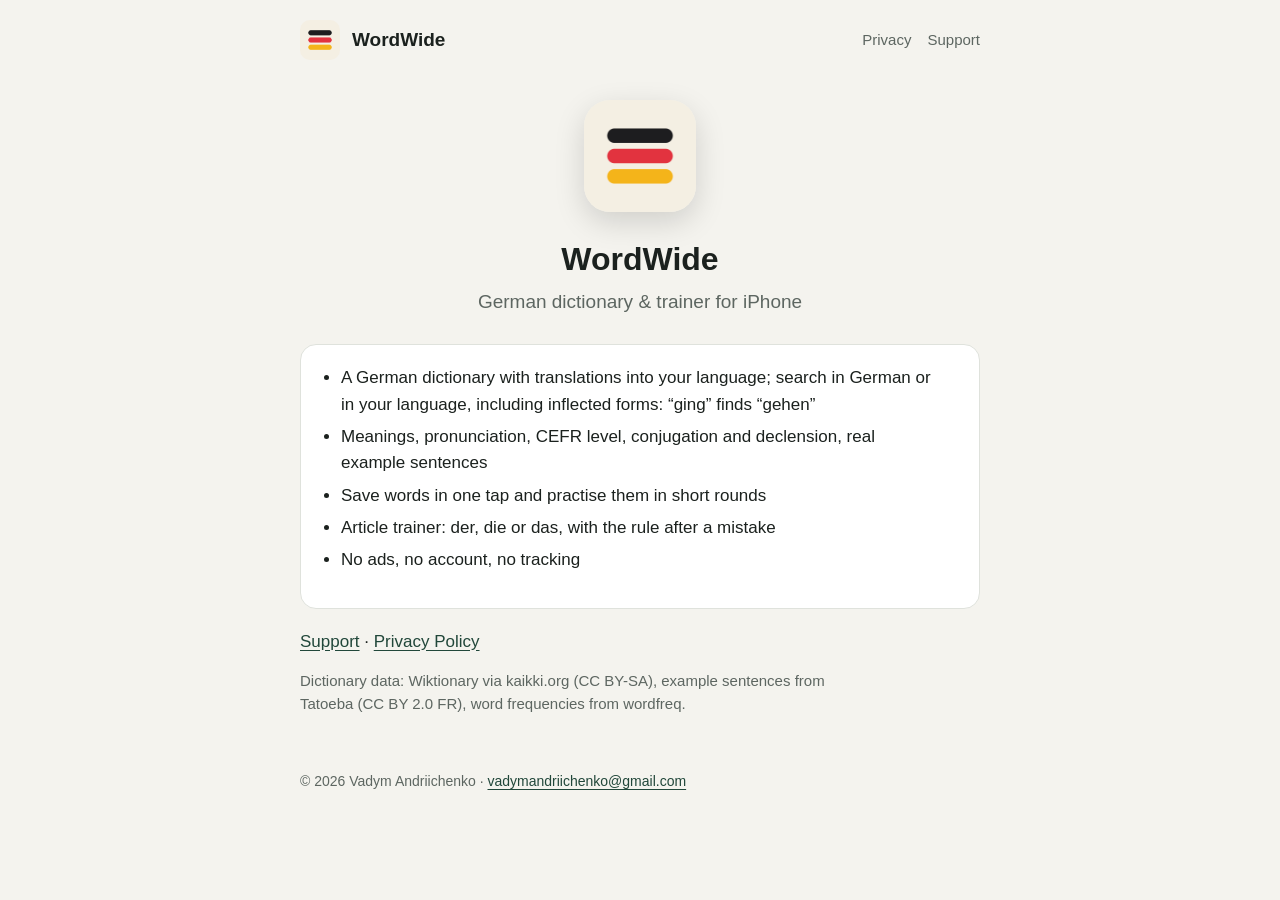
<file: index.html>
<!doctype html>
<html lang="en">
<head>
<meta charset="utf-8">
<meta name="viewport" content="width=device-width, initial-scale=1">
<title>WordWide: German dictionary &amp; trainer</title>
<meta name="description" content="WordWide: German dictionary and vocabulary trainer for iPhone.">
<link rel="stylesheet" href="style.css">
<link rel="icon" href="icon.png">
<link rel="apple-touch-icon" href="apple-touch-icon.png">
</head>
<body>
<header class="site">
<img src="icon.png" alt="">
<a class="home" href="./">WordWide</a>
<nav><a href="privacy.html">Privacy</a><a href="support.html">Support</a></nav>
</header>
<main>
<div class="hero">
<img src="icon.png" alt="WordWide app icon">
<h1>WordWide</h1>
<p class="lead">German dictionary &amp; trainer for iPhone</p>
</div>
<div class="card">
<ul class="features">
<li>A German dictionary with translations into your language; search in German or in your language, including inflected forms: “ging” finds “gehen”</li>
<li>Meanings, pronunciation, CEFR level, conjugation and declension, real example sentences</li>
<li>Save words in one tap and practise them in short rounds</li>
<li>Article trainer: der, die or das, with the rule after a mistake</li>
<li>No ads, no account, no tracking</li>
</ul>
</div>
<p><a href="support.html">Support</a> · <a href="privacy.html">Privacy Policy</a></p>
<p class="muted">Dictionary data: Wiktionary via kaikki.org (CC BY-SA), example sentences from Tatoeba (CC BY 2.0 FR), word frequencies from wordfreq.</p>
</main>
<footer>© 2026 Vadym Andriichenko · <a href="mailto:vadymandriichenko@gmail.com">vadymandriichenko@gmail.com</a></footer>
</body>
</html>
</file>
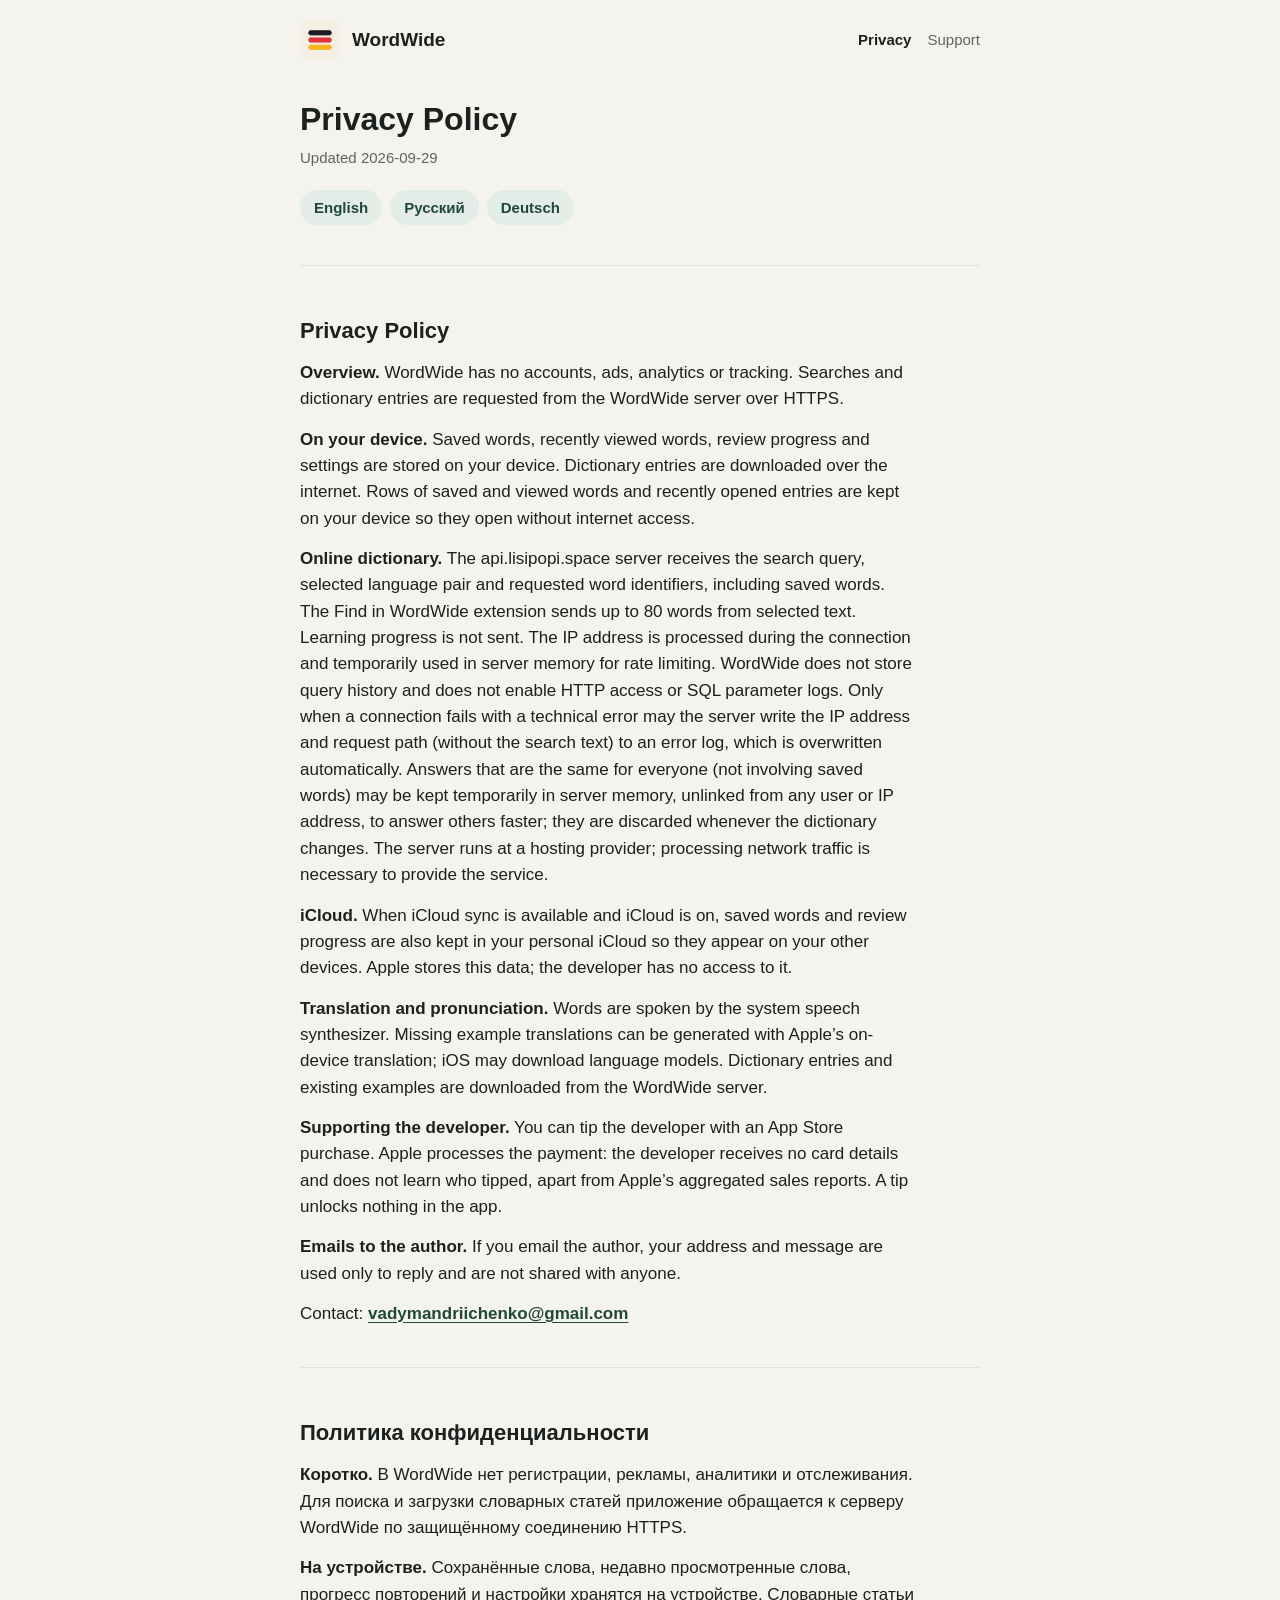
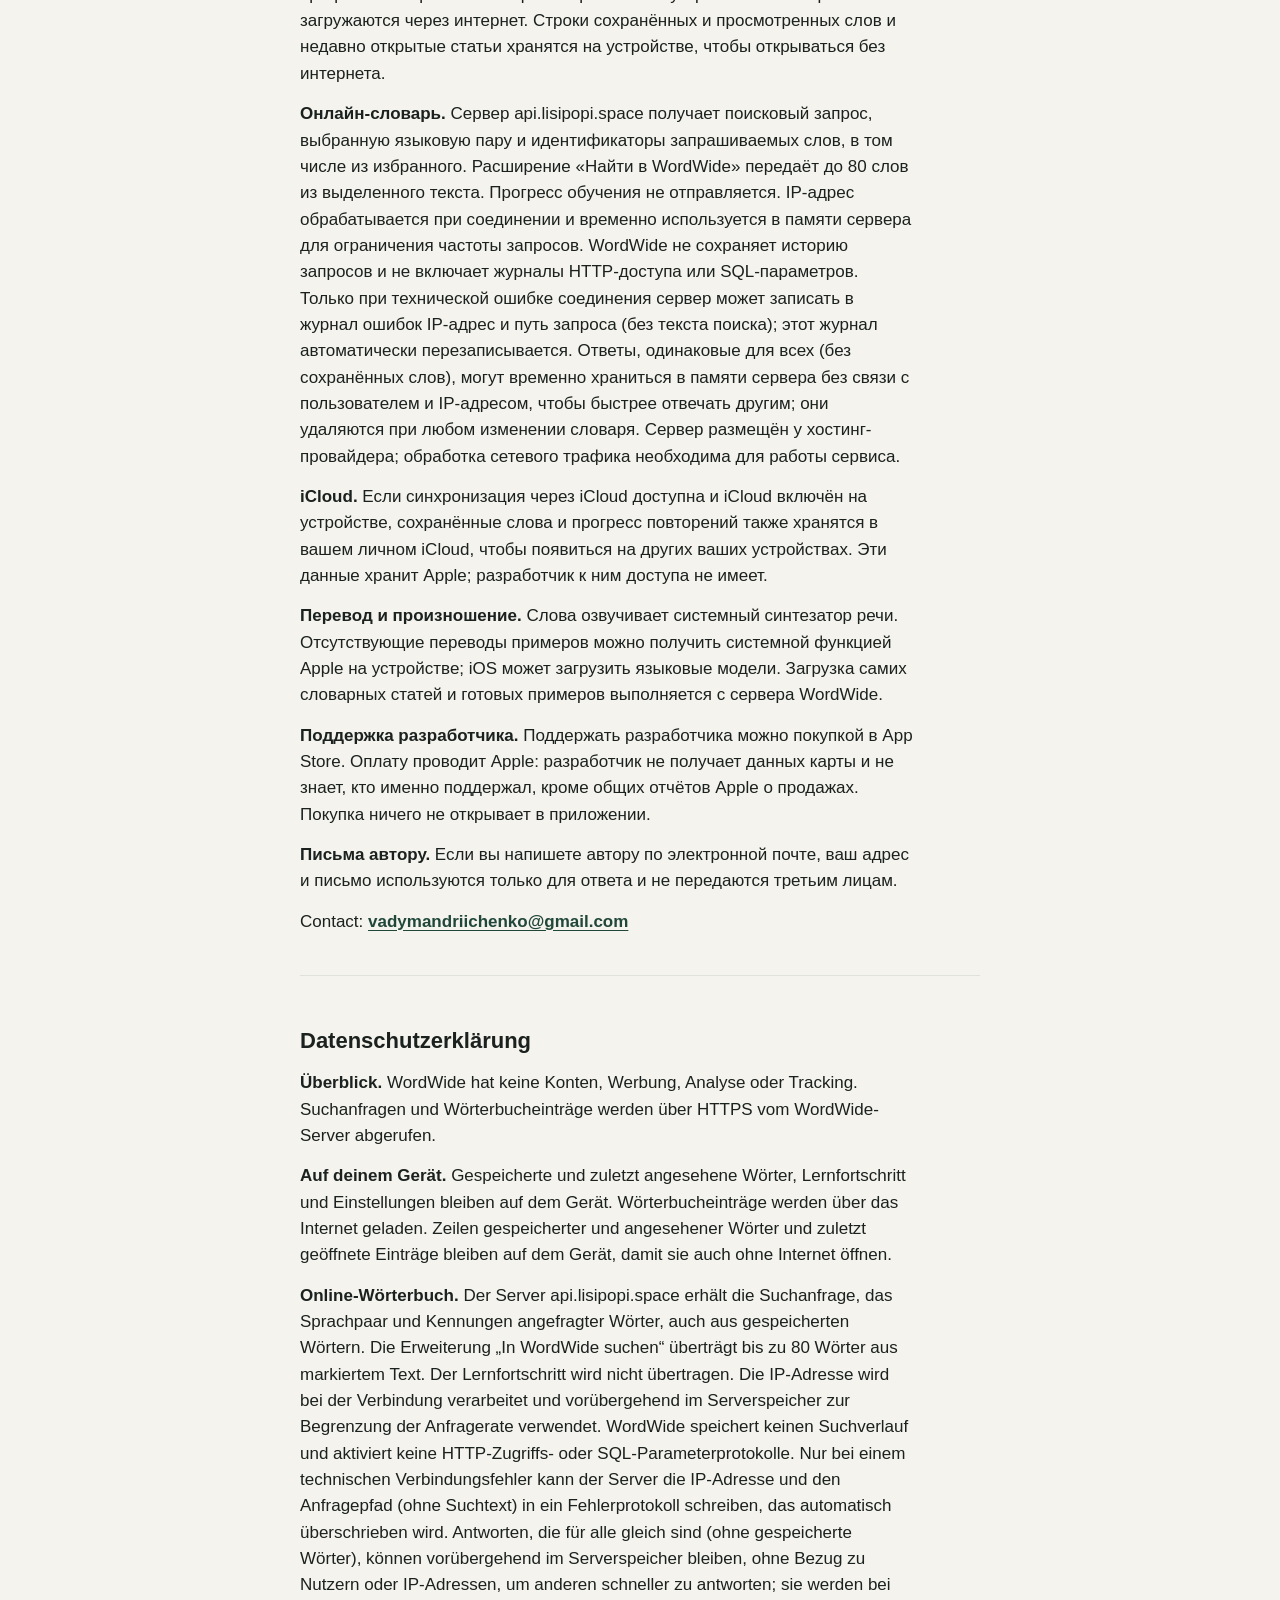
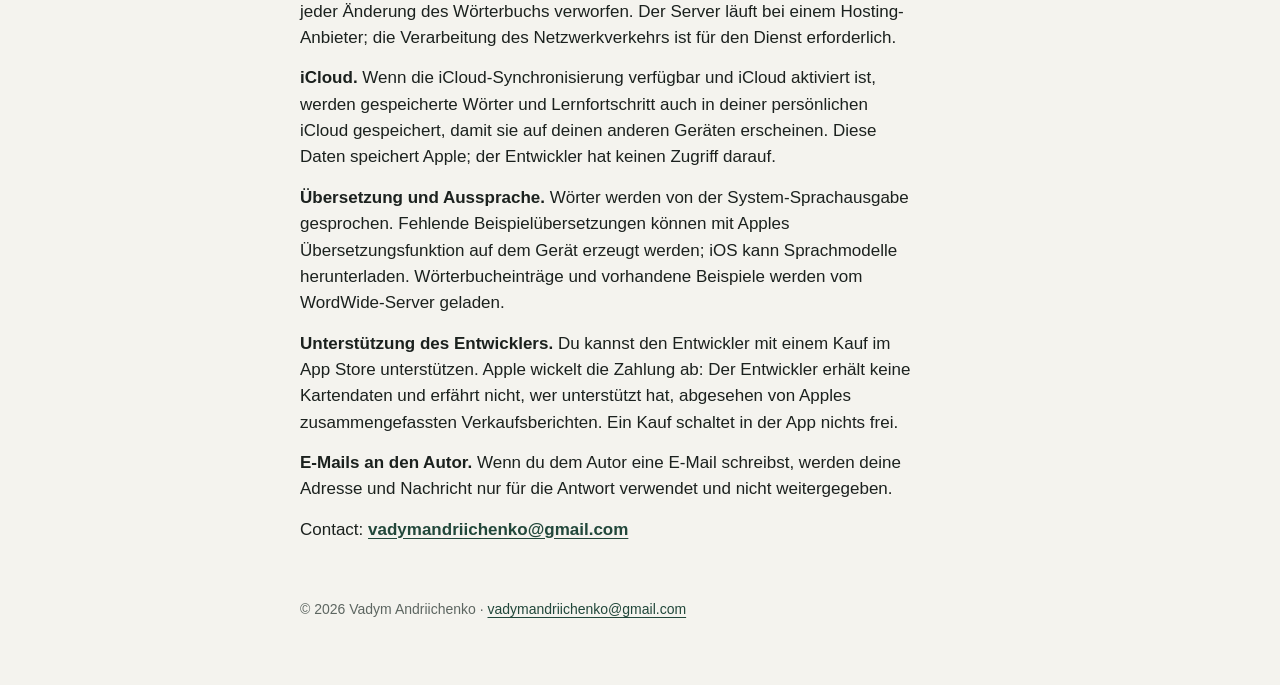
<file: privacy.html>
<!doctype html>
<html lang="en">
<head>
<meta charset="utf-8">
<meta name="viewport" content="width=device-width, initial-scale=1">
<title>WordWide Privacy Policy</title>
<meta name="description" content="WordWide: German dictionary and vocabulary trainer for iPhone.">
<link rel="stylesheet" href="style.css">
<link rel="icon" href="icon.png">
<link rel="apple-touch-icon" href="apple-touch-icon.png">
</head>
<body>
<header class="site">
<img src="icon.png" alt="">
<a class="home" href="./">WordWide</a>
<nav><a href="privacy.html" aria-current="page">Privacy</a><a href="support.html">Support</a></nav>
</header>
<main>
<h1>Privacy Policy</h1>
<p class="muted">Updated 2026-09-29</p>
<div class="langs"><a href="#en">English</a><a href="#ru">Русский</a><a href="#de">Deutsch</a></div>
<section class="lang" id="en" lang="en"><h2>Privacy Policy</h2>
<p><strong>Overview.</strong> WordWide has no accounts, ads, analytics or tracking. Searches and dictionary entries are requested from the WordWide server over HTTPS.</p>
<p><strong>On your device.</strong> Saved words, recently viewed words, review progress and settings are stored on your device. Dictionary entries are downloaded over the internet. Rows of saved and viewed words and recently opened entries are kept on your device so they open without internet access.</p>
<p><strong>Online dictionary.</strong> The api.lisipopi.space server receives the search query, selected language pair and requested word identifiers, including saved words. The Find in WordWide extension sends up to 80 words from selected text. Learning progress is not sent. The IP address is processed during the connection and temporarily used in server memory for rate limiting. WordWide does not store query history and does not enable HTTP access or SQL parameter logs. Only when a connection fails with a technical error may the server write the IP address and request path (without the search text) to an error log, which is overwritten automatically. Answers that are the same for everyone (not involving saved words) may be kept temporarily in server memory, unlinked from any user or IP address, to answer others faster; they are discarded whenever the dictionary changes. The server runs at a hosting provider; processing network traffic is necessary to provide the service.</p>
<p><strong>iCloud.</strong> When iCloud sync is available and iCloud is on, saved words and review progress are also kept in your personal iCloud so they appear on your other devices. Apple stores this data; the developer has no access to it.</p>
<p><strong>Translation and pronunciation.</strong> Words are spoken by the system speech synthesizer. Missing example translations can be generated with Apple’s on-device translation; iOS may download language models. Dictionary entries and existing examples are downloaded from the WordWide server.</p>
<p><strong>Supporting the developer.</strong> You can tip the developer with an App Store purchase. Apple processes the payment: the developer receives no card details and does not learn who tipped, apart from Apple’s aggregated sales reports. A tip unlocks nothing in the app.</p>
<p><strong>Emails to the author.</strong> If you email the author, your address and message are used only to reply and are not shared with anyone.</p>
<p>Contact: <a class="email" href="mailto:vadymandriichenko@gmail.com">vadymandriichenko@gmail.com</a></p>
</section>
<section class="lang" id="ru" lang="ru"><h2>Политика конфиденциальности</h2>
<p><strong>Коротко.</strong> В WordWide нет регистрации, рекламы, аналитики и отслеживания. Для поиска и загрузки словарных статей приложение обращается к серверу WordWide по защищённому соединению HTTPS.</p>
<p><strong>На устройстве.</strong> Сохранённые слова, недавно просмотренные слова, прогресс повторений и настройки хранятся на устройстве. Словарные статьи загружаются через интернет. Строки сохранённых и просмотренных слов и недавно открытые статьи хранятся на устройстве, чтобы открываться без интернета.</p>
<p><strong>Онлайн-словарь.</strong> Сервер api.lisipopi.space получает поисковый запрос, выбранную языковую пару и идентификаторы запрашиваемых слов, в том числе из избранного. Расширение «Найти в WordWide» передаёт до 80 слов из выделенного текста. Прогресс обучения не отправляется. IP-адрес обрабатывается при соединении и временно используется в памяти сервера для ограничения частоты запросов. WordWide не сохраняет историю запросов и не включает журналы HTTP-доступа или SQL-параметров. Только при технической ошибке соединения сервер может записать в журнал ошибок IP-адрес и путь запроса (без текста поиска); этот журнал автоматически перезаписывается. Ответы, одинаковые для всех (без сохранённых слов), могут временно храниться в памяти сервера без связи с пользователем и IP-адресом, чтобы быстрее отвечать другим; они удаляются при любом изменении словаря. Сервер размещён у хостинг-провайдера; обработка сетевого трафика необходима для работы сервиса.</p>
<p><strong>iCloud.</strong> Если синхронизация через iCloud доступна и iCloud включён на устройстве, сохранённые слова и прогресс повторений также хранятся в вашем личном iCloud, чтобы появиться на других ваших устройствах. Эти данные хранит Apple; разработчик к ним доступа не имеет.</p>
<p><strong>Перевод и произношение.</strong> Слова озвучивает системный синтезатор речи. Отсутствующие переводы примеров можно получить системной функцией Apple на устройстве; iOS может загрузить языковые модели. Загрузка самих словарных статей и готовых примеров выполняется с сервера WordWide.</p>
<p><strong>Поддержка разработчика.</strong> Поддержать разработчика можно покупкой в App Store. Оплату проводит Apple: разработчик не получает данных карты и не знает, кто именно поддержал, кроме общих отчётов Apple о продажах. Покупка ничего не открывает в приложении.</p>
<p><strong>Письма автору.</strong> Если вы напишете автору по электронной почте, ваш адрес и письмо используются только для ответа и не передаются третьим лицам.</p>
<p>Contact: <a class="email" href="mailto:vadymandriichenko@gmail.com">vadymandriichenko@gmail.com</a></p>
</section>
<section class="lang" id="de" lang="de"><h2>Datenschutzerklärung</h2>
<p><strong>Überblick.</strong> WordWide hat keine Konten, Werbung, Analyse oder Tracking. Suchanfragen und Wörterbucheinträge werden über HTTPS vom WordWide-Server abgerufen.</p>
<p><strong>Auf deinem Gerät.</strong> Gespeicherte und zuletzt angesehene Wörter, Lernfortschritt und Einstellungen bleiben auf dem Gerät. Wörterbucheinträge werden über das Internet geladen. Zeilen gespeicherter und angesehener Wörter und zuletzt geöffnete Einträge bleiben auf dem Gerät, damit sie auch ohne Internet öffnen.</p>
<p><strong>Online-Wörterbuch.</strong> Der Server api.lisipopi.space erhält die Suchanfrage, das Sprachpaar und Kennungen angefragter Wörter, auch aus gespeicherten Wörtern. Die Erweiterung „In WordWide suchen“ überträgt bis zu 80 Wörter aus markiertem Text. Der Lernfortschritt wird nicht übertragen. Die IP-Adresse wird bei der Verbindung verarbeitet und vorübergehend im Serverspeicher zur Begrenzung der Anfragerate verwendet. WordWide speichert keinen Suchverlauf und aktiviert keine HTTP-Zugriffs- oder SQL-Parameterprotokolle. Nur bei einem technischen Verbindungsfehler kann der Server die IP-Adresse und den Anfragepfad (ohne Suchtext) in ein Fehlerprotokoll schreiben, das automatisch überschrieben wird. Antworten, die für alle gleich sind (ohne gespeicherte Wörter), können vorübergehend im Serverspeicher bleiben, ohne Bezug zu Nutzern oder IP-Adressen, um anderen schneller zu antworten; sie werden bei jeder Änderung des Wörterbuchs verworfen. Der Server läuft bei einem Hosting-Anbieter; die Verarbeitung des Netzwerkverkehrs ist für den Dienst erforderlich.</p>
<p><strong>iCloud.</strong> Wenn die iCloud-Synchronisierung verfügbar und iCloud aktiviert ist, werden gespeicherte Wörter und Lernfortschritt auch in deiner persönlichen iCloud gespeichert, damit sie auf deinen anderen Geräten erscheinen. Diese Daten speichert Apple; der Entwickler hat keinen Zugriff darauf.</p>
<p><strong>Übersetzung und Aussprache.</strong> Wörter werden von der System-Sprachausgabe gesprochen. Fehlende Beispielübersetzungen können mit Apples Übersetzungsfunktion auf dem Gerät erzeugt werden; iOS kann Sprachmodelle herunterladen. Wörterbucheinträge und vorhandene Beispiele werden vom WordWide-Server geladen.</p>
<p><strong>Unterstützung des Entwicklers.</strong> Du kannst den Entwickler mit einem Kauf im App Store unterstützen. Apple wickelt die Zahlung ab: Der Entwickler erhält keine Kartendaten und erfährt nicht, wer unterstützt hat, abgesehen von Apples zusammengefassten Verkaufsberichten. Ein Kauf schaltet in der App nichts frei.</p>
<p><strong>E-Mails an den Autor.</strong> Wenn du dem Autor eine E-Mail schreibst, werden deine Adresse und Nachricht nur für die Antwort verwendet und nicht weitergegeben.</p>
<p>Contact: <a class="email" href="mailto:vadymandriichenko@gmail.com">vadymandriichenko@gmail.com</a></p>
</section>
</main>
<footer>© 2026 Vadym Andriichenko · <a href="mailto:vadymandriichenko@gmail.com">vadymandriichenko@gmail.com</a></footer>
</body>
</html>
</file>
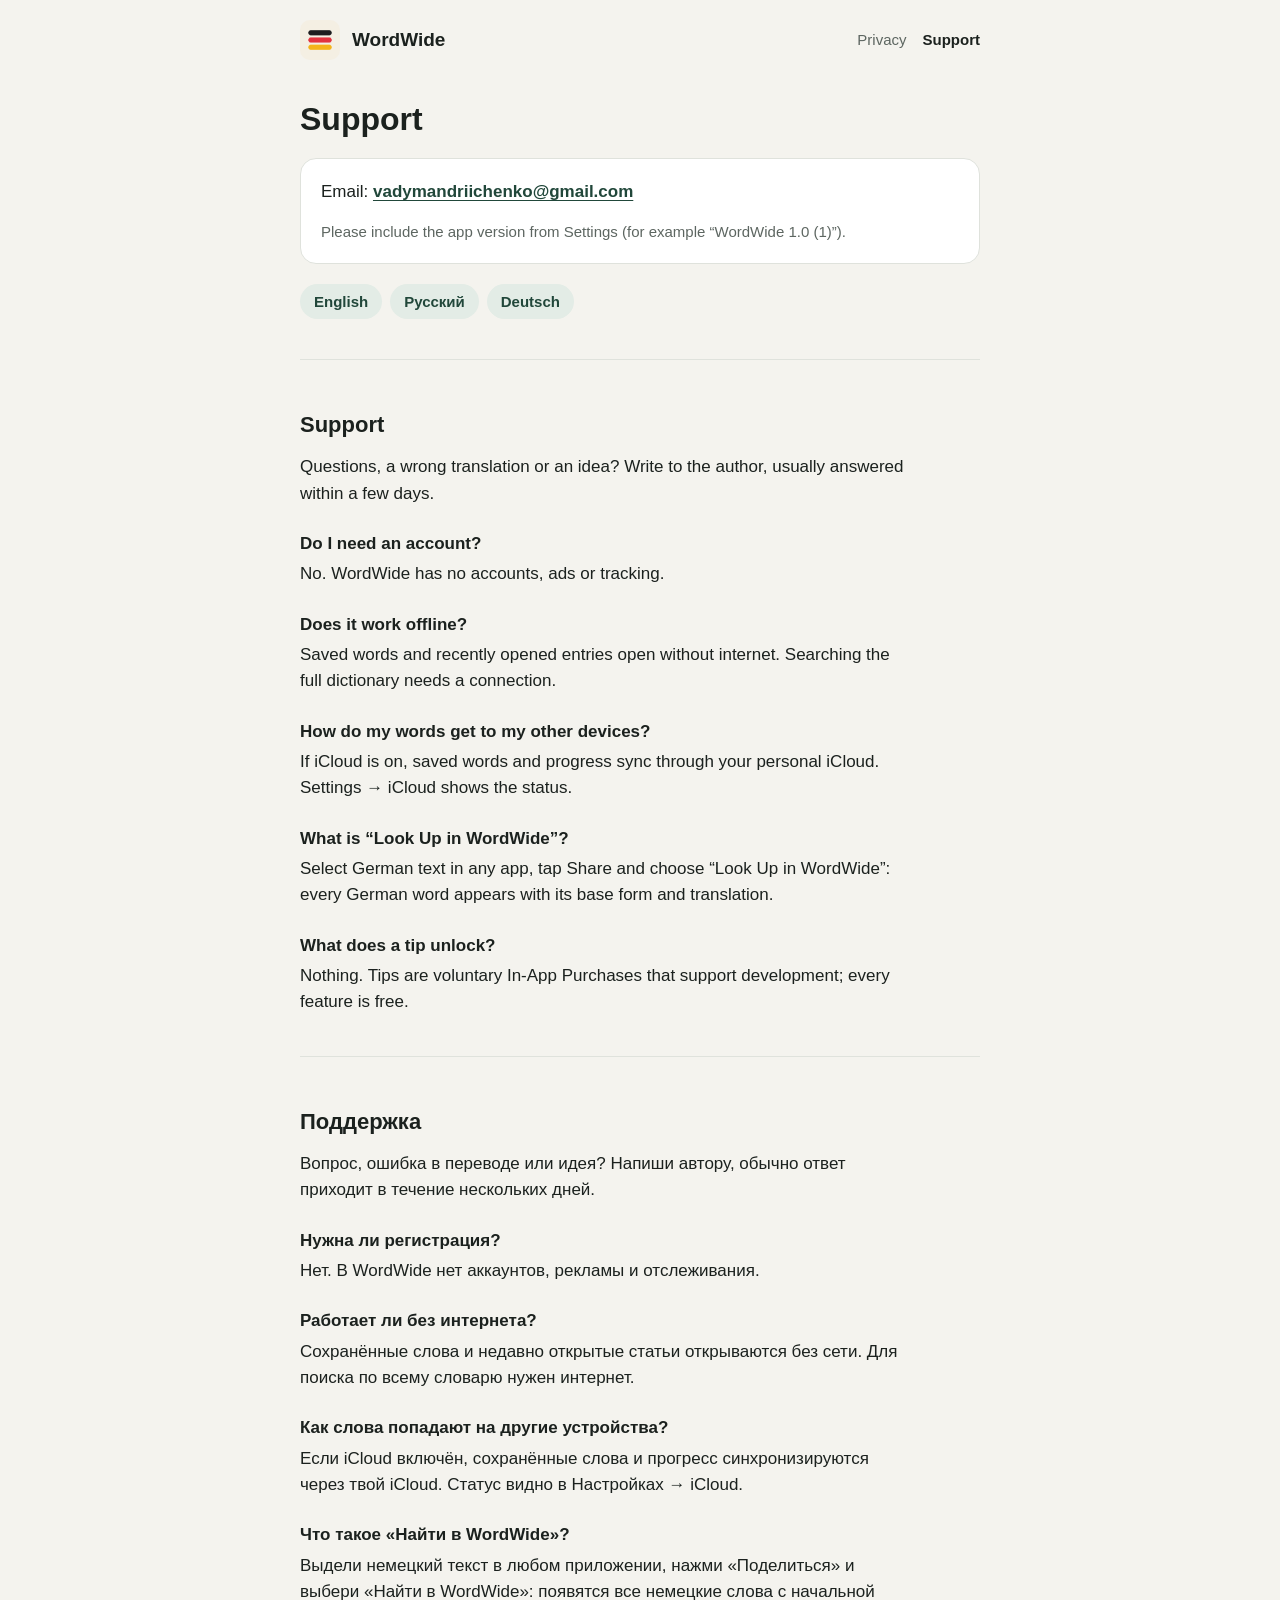
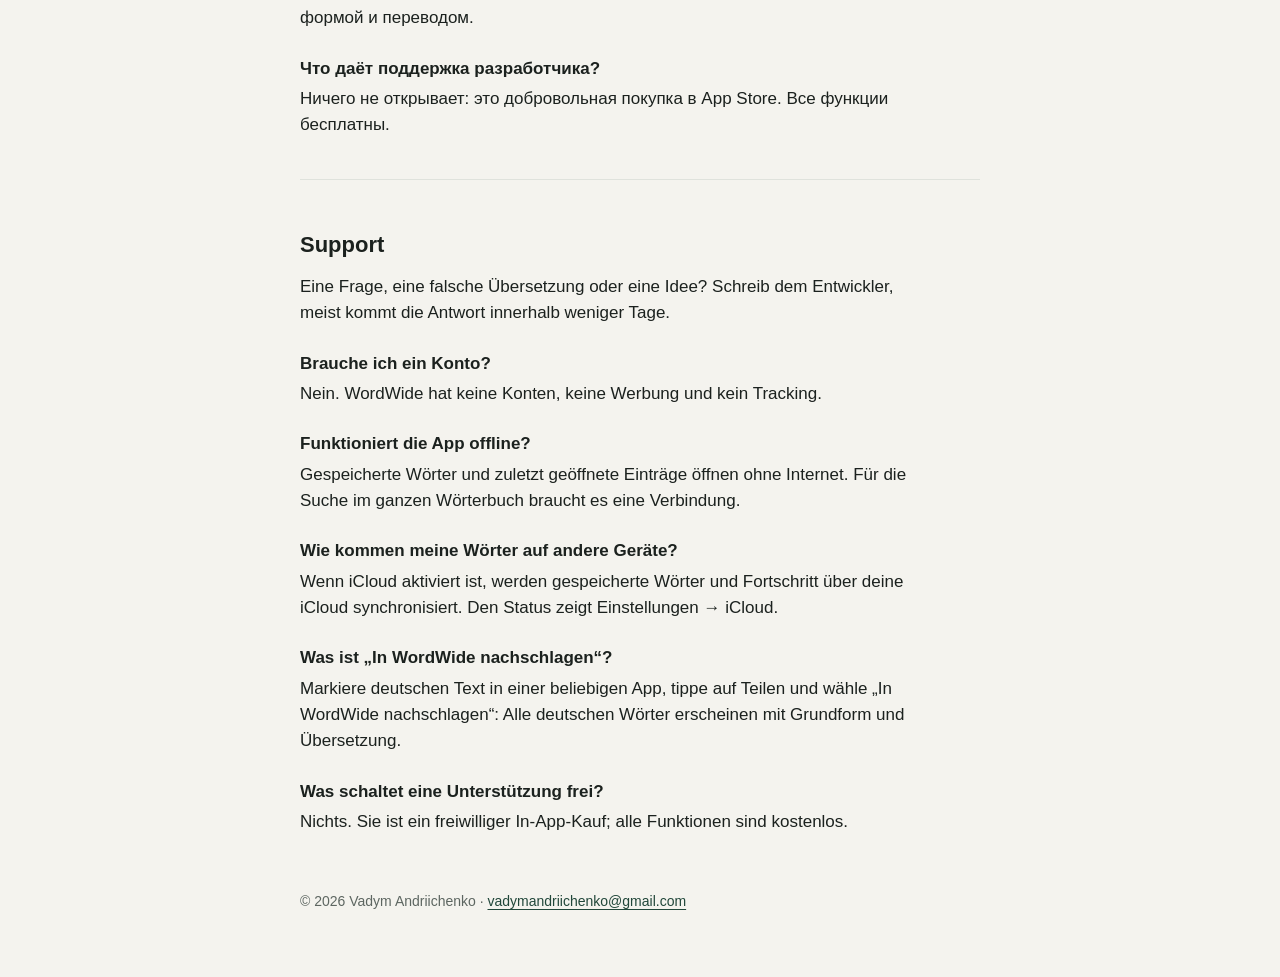
<file: support.html>
<!doctype html>
<html lang="en">
<head>
<meta charset="utf-8">
<meta name="viewport" content="width=device-width, initial-scale=1">
<title>WordWide Support</title>
<meta name="description" content="WordWide: German dictionary and vocabulary trainer for iPhone.">
<link rel="stylesheet" href="style.css">
<link rel="icon" href="icon.png">
<link rel="apple-touch-icon" href="apple-touch-icon.png">
</head>
<body>
<header class="site">
<img src="icon.png" alt="">
<a class="home" href="./">WordWide</a>
<nav><a href="privacy.html">Privacy</a><a href="support.html" aria-current="page">Support</a></nav>
</header>
<main>
<h1>Support</h1>
<div class="card"><p>Email: <a class="email" href="mailto:vadymandriichenko@gmail.com">vadymandriichenko@gmail.com</a></p><p class="muted">Please include the app version from Settings (for example “WordWide 1.0 (1)”).</p></div>
<div class="langs"><a href="#en">English</a><a href="#ru">Русский</a><a href="#de">Deutsch</a></div>
<section class="lang" id="en" lang="en"><h2>Support</h2><p>Questions, a wrong translation or an idea? Write to the author, usually answered within a few days.</p>
<h3>Do I need an account?</h3><p>No. WordWide has no accounts, ads or tracking.</p>
<h3>Does it work offline?</h3><p>Saved words and recently opened entries open without internet. Searching the full dictionary needs a connection.</p>
<h3>How do my words get to my other devices?</h3><p>If iCloud is on, saved words and progress sync through your personal iCloud. Settings → iCloud shows the status.</p>
<h3>What is “Look Up in WordWide”?</h3><p>Select German text in any app, tap Share and choose “Look Up in WordWide”: every German word appears with its base form and translation.</p>
<h3>What does a tip unlock?</h3><p>Nothing. Tips are voluntary In-App Purchases that support development; every feature is free.</p>
</section>
<section class="lang" id="ru" lang="ru"><h2>Поддержка</h2><p>Вопрос, ошибка в переводе или идея? Напиши автору, обычно ответ приходит в течение нескольких дней.</p>
<h3>Нужна ли регистрация?</h3><p>Нет. В WordWide нет аккаунтов, рекламы и отслеживания.</p>
<h3>Работает ли без интернета?</h3><p>Сохранённые слова и недавно открытые статьи открываются без сети. Для поиска по всему словарю нужен интернет.</p>
<h3>Как слова попадают на другие устройства?</h3><p>Если iCloud включён, сохранённые слова и прогресс синхронизируются через твой iCloud. Статус видно в Настройках → iCloud.</p>
<h3>Что такое «Найти в WordWide»?</h3><p>Выдели немецкий текст в любом приложении, нажми «Поделиться» и выбери «Найти в WordWide»: появятся все немецкие слова с начальной формой и переводом.</p>
<h3>Что даёт поддержка разработчика?</h3><p>Ничего не открывает: это добровольная покупка в App Store. Все функции бесплатны.</p>
</section>
<section class="lang" id="de" lang="de"><h2>Support</h2><p>Eine Frage, eine falsche Übersetzung oder eine Idee? Schreib dem Entwickler, meist kommt die Antwort innerhalb weniger Tage.</p>
<h3>Brauche ich ein Konto?</h3><p>Nein. WordWide hat keine Konten, keine Werbung und kein Tracking.</p>
<h3>Funktioniert die App offline?</h3><p>Gespeicherte Wörter und zuletzt geöffnete Einträge öffnen ohne Internet. Für die Suche im ganzen Wörterbuch braucht es eine Verbindung.</p>
<h3>Wie kommen meine Wörter auf andere Geräte?</h3><p>Wenn iCloud aktiviert ist, werden gespeicherte Wörter und Fortschritt über deine iCloud synchronisiert. Den Status zeigt Einstellungen → iCloud.</p>
<h3>Was ist „In WordWide nachschlagen“?</h3><p>Markiere deutschen Text in einer beliebigen App, tippe auf Teilen und wähle „In WordWide nachschlagen“: Alle deutschen Wörter erscheinen mit Grundform und Übersetzung.</p>
<h3>Was schaltet eine Unterstützung frei?</h3><p>Nichts. Sie ist ein freiwilliger In-App-Kauf; alle Funktionen sind kostenlos.</p>
</section>
</main>
<footer>© 2026 Vadym Andriichenko · <a href="mailto:vadymandriichenko@gmail.com">vadymandriichenko@gmail.com</a></footer>
</body>
</html>
</file>
<file: style.css>
:root {
  --bg: #f4f3ee;
  --card: #ffffff;
  --fg: #1b211e;
  --muted: #5d6661;
  --line: #dfe2dc;
  --accent: #21473a;
  --accent-soft: #e3ece6;
  color-scheme: light;
}
@media (prefers-color-scheme: dark) {
  :root {
    --bg: #0f1311;
    --card: #181d1a;
    --fg: #eef1ed;
    --muted: #9aa49e;
    --line: #2a322e;
    --accent: #8fd3ad;
    --accent-soft: #1d2b24;
    color-scheme: dark;
  }
}
* { box-sizing: border-box; }
html { -webkit-text-size-adjust: 100%; }
body {
  margin: 0;
  background: var(--bg);
  color: var(--fg);
  font: 17px/1.55 -apple-system, BlinkMacSystemFont, "SF Pro Text", "Segoe UI", Roboto, sans-serif;
  padding: 0 16px 64px;
}
main { max-width: 680px; margin: 0 auto; }
a { color: var(--accent); text-underline-offset: 3px; }
header.site {
  max-width: 680px;
  margin: 0 auto;
  display: flex;
  align-items: center;
  gap: 12px;
  padding: 20px 0 8px;
}
header.site img { width: 40px; height: 40px; border-radius: 10px; }
header.site a.home { font-weight: 700; font-size: 19px; color: var(--fg); text-decoration: none; }
header.site nav { margin-left: auto; display: flex; gap: 16px; font-size: 15px; }
header.site nav a { color: var(--muted); text-decoration: none; }
header.site nav a[aria-current] { color: var(--fg); font-weight: 600; }
h1 { font-size: 32px; line-height: 1.2; margin: 32px 0 8px; text-wrap: balance; }
h2 { font-size: 22px; margin: 40px 0 12px; text-wrap: balance; }
h3 { font-size: 17px; margin: 24px 0 4px; }
p { margin: 0 0 14px; max-width: 65ch; }
.lead { color: var(--muted); font-size: 19px; }
.muted { color: var(--muted); font-size: 15px; }
.langs { display: flex; gap: 8px; flex-wrap: wrap; margin: 20px 0 0; }
.langs a {
  padding: 6px 14px;
  border-radius: 999px;
  background: var(--accent-soft);
  text-decoration: none;
  font-size: 15px;
  font-weight: 600;
}
section.lang { border-top: 1px solid var(--line); margin-top: 40px; padding-top: 8px; }
.card {
  background: var(--card);
  border: 1px solid var(--line);
  border-radius: 16px;
  padding: 20px;
  margin: 20px 0;
}
.card p:last-child { margin-bottom: 0; }
.hero { text-align: center; padding: 32px 0 8px; }
.hero img { width: 112px; height: 112px; border-radius: 26px; box-shadow: 0 10px 30px rgba(0, 0, 0, .15); }
.hero h1 { margin-top: 20px; }
.hero .lead { margin: 0 auto; }
ul.features { padding-left: 20px; margin: 0 0 14px; max-width: 65ch; }
ul.features li { margin-bottom: 6px; }
.email { font-weight: 600; word-break: break-all; }
footer { max-width: 680px; margin: 56px auto 0; color: var(--muted); font-size: 14px; }
</file>
